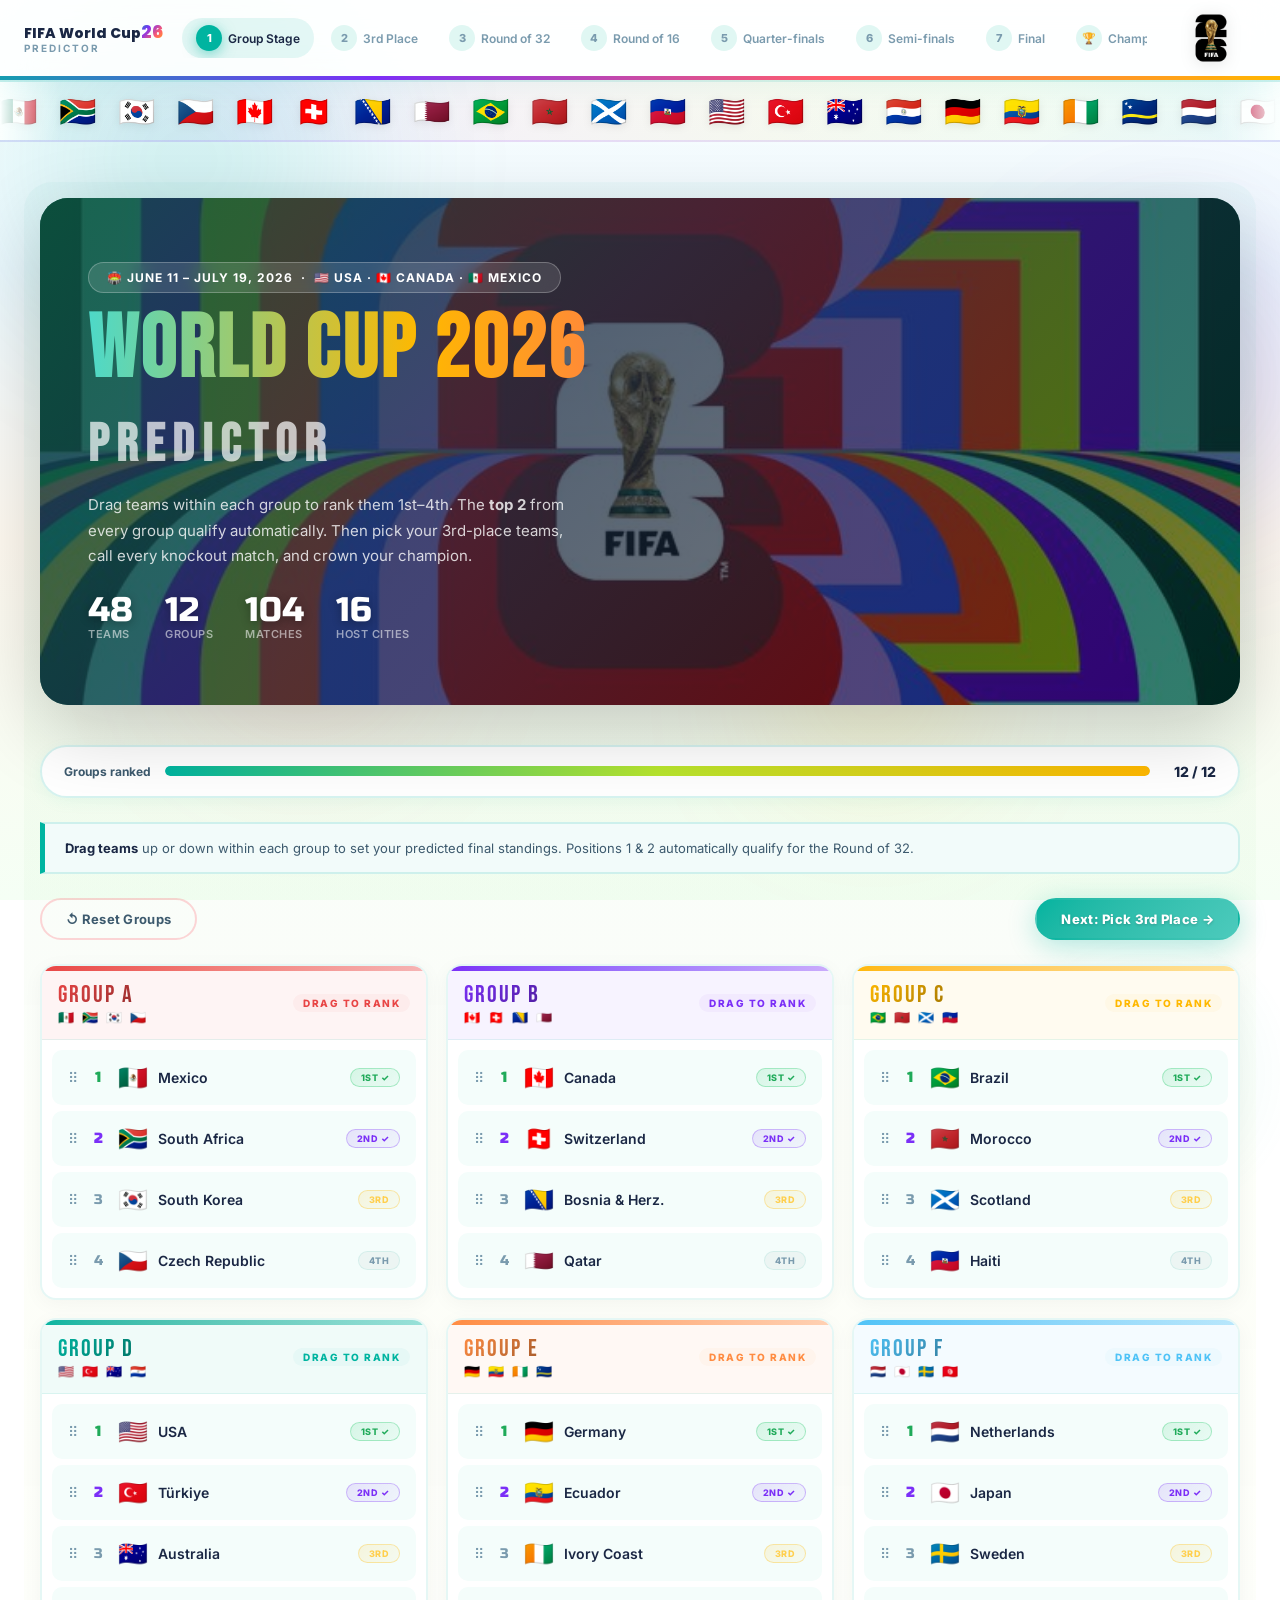
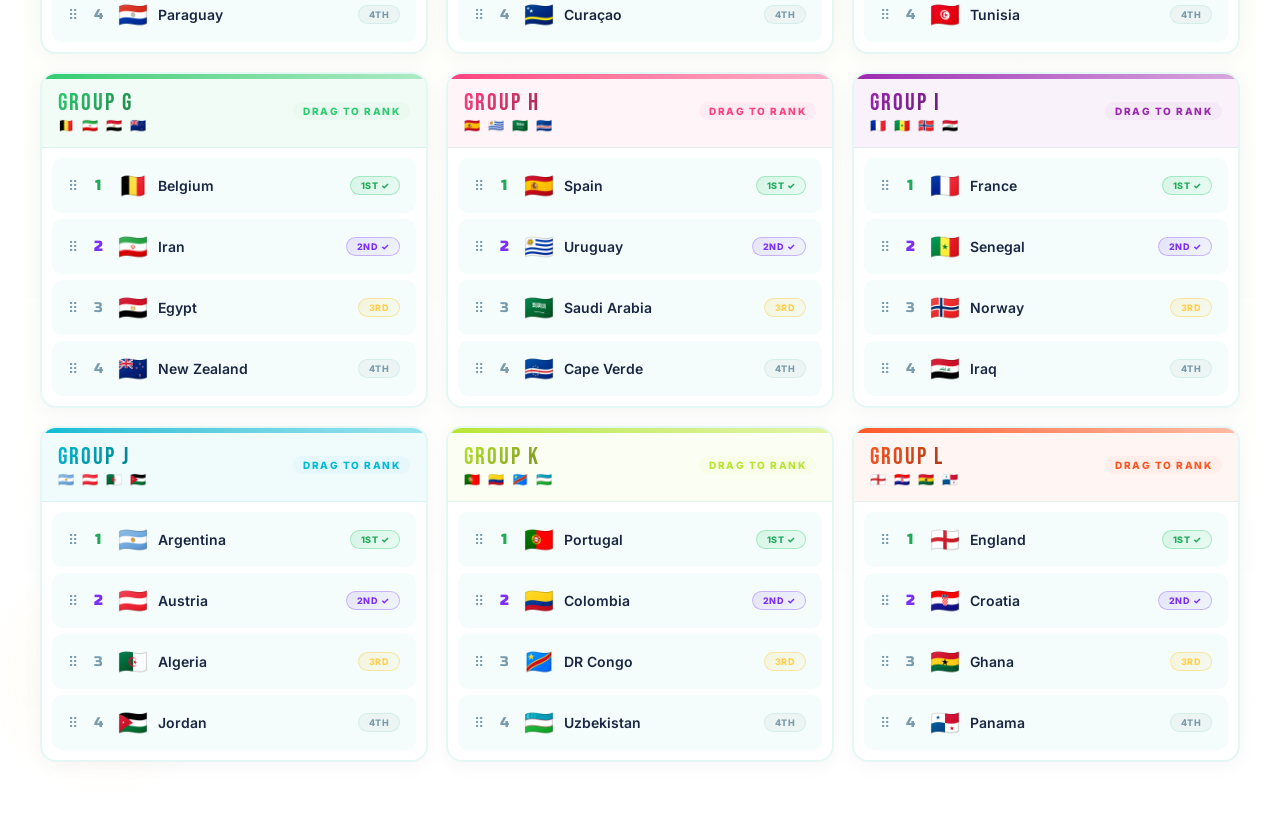
<file: index.html>
<!DOCTYPE html>
<html lang="en">
<head>
  <meta charset="UTF-8">
  <meta name="viewport" content="width=device-width, initial-scale=1.0">
  <title>FIFA World Cup 2026 | Predictor</title>
  <meta name="description" content="Predict your FIFA World Cup 2026 winner. Pick group rankings, select 3rd-place qualifiers, and call every knockout match.">
  <link rel="icon" href="https://img.icons8.com/emoji/48/soccer-ball-emoji.png" type="image/png">
  <link rel="stylesheet" href="style.css">
</head>
<body>

<!-- Animated background decorations -->
<div class="bg-decor" aria-hidden="true">
  <div class="bg-orb orb-1"></div>
  <div class="bg-orb orb-2"></div>
  <div class="bg-orb orb-3"></div>
  <div class="bg-orb orb-4"></div>
  <div class="bg-orb orb-5"></div>
</div>

<!-- ══════════════════════════════════════════════
     HEADER
══════════════════════════════════════════════ -->
<header class="header">
  <div class="header-inner">

    <div class="logo-text-wrap">
      <div class="logo-text">FIFA World Cup<em>26</em></div>
      <div class="logo-sub">Predictor</div>
    </div>

    <nav class="steps-nav" aria-label="Predictor steps">
      <button class="step-btn active" data-step="0" onclick="goTo(0)">
        <span class="step-num">1</span>
        <span class="step-label">Group Stage</span>
      </button>
      <button class="step-btn" data-step="1" onclick="goTo(1)">
        <span class="step-num">2</span>
        <span class="step-label">3rd Place</span>
      </button>
      <button class="step-btn" data-step="2" onclick="goTo(2)">
        <span class="step-num">3</span>
        <span class="step-label">Round of 32</span>
      </button>
      <button class="step-btn" data-step="3" onclick="goTo(3)">
        <span class="step-num">4</span>
        <span class="step-label">Round of 16</span>
      </button>
      <button class="step-btn" data-step="4" onclick="goTo(4)">
        <span class="step-num">5</span>
        <span class="step-label">Quarter-finals</span>
      </button>
      <button class="step-btn" data-step="5" onclick="goTo(5)">
        <span class="step-num">6</span>
        <span class="step-label">Semi-finals</span>
      </button>
      <button class="step-btn" data-step="6" onclick="goTo(6)">
        <span class="step-num">7</span>
        <span class="step-label">Final</span>
      </button>
      <button class="step-btn" data-step="7" onclick="goTo(7)">
        <span class="step-num">🏆</span>
        <span class="step-label">Champion</span>
      </button>
    </nav>

    <img class="header-logo" src="wc2026-logo.png" alt="FIFA World Cup 2026">

  </div>
</header>

<!-- ══════════════════════════════════════════════
     FLAG TICKER
══════════════════════════════════════════════ -->
<div class="flags-ticker" aria-hidden="true">
  <div class="ticker-track" id="ticker-track"></div>
</div>

<!-- ══════════════════════════════════════════════
     MAIN
══════════════════════════════════════════════ -->
<main>

  <!-- ═══ PAGE 0 - GROUP STAGE ═══ -->
  <div id="page-0" class="page active theme-gs">

    <div class="hero">
      <img src="WC26_Branding_Poster.jpeg" alt="" class="hero-bg-img" aria-hidden="true">
      <div class="hero-overlay"></div>
      <div class="hero-content">
        <div class="hero-pill">🏟️ June 11 – July 19, 2026 &nbsp;·&nbsp; 🇺🇸 USA · 🇨🇦 Canada · 🇲🇽 Mexico</div>
        <h1>
          <span class="hl-gradient">WORLD CUP 2026</span><br>
          <span class="hl-sub">PREDICTOR</span>
        </h1>
        <p>
          Drag teams within each group to rank them 1st–4th.
          The <strong>top 2</strong> from every group qualify automatically.
          Then pick your 3rd-place teams, call every knockout match, and crown your champion.
        </p>
        <div class="hero-meta">
          <div class="hero-stat"><div class="num">48</div><div class="lbl">Teams</div></div>
          <div class="hero-stat"><div class="num">12</div><div class="lbl">Groups</div></div>
          <div class="hero-stat"><div class="num">104</div><div class="lbl">Matches</div></div>
          <div class="hero-stat"><div class="num">16</div><div class="lbl">Host Cities</div></div>
        </div>
      </div>
    </div>

    <div class="progress-wrap">
      <span class="progress-label">Groups ranked</span>
      <div class="progress-track"><div class="progress-fill" id="gs-progress" style="width:0%"></div></div>
      <span class="progress-count" id="gs-count">0 / 12</span>
    </div>

    <div class="instr">
      <strong>Drag teams</strong> up or down within each group to set your predicted final standings.
      Positions 1 &amp; 2 automatically qualify for the Round of 32.
    </div>

    <div class="controls">
      <button class="btn danger" onclick="resetGroups()">↺ Reset Groups</button>
      <div class="controls-right">
        <button class="btn primary" onclick="goTo(1)">Next: Pick 3rd Place →</button>
      </div>
    </div>

    <div class="groups-grid" id="groups-grid"></div>

  </div><!-- /page-0 -->


  <!-- ═══ PAGE 1 - 3RD PLACE ═══ -->
  <div id="page-1" class="page theme-3rd">

    <div class="page-header">
      <div class="page-header-left">
        <div class="page-stage-pill">Step 2 · 3rd Place Selection</div>
        <h1>Pick the <em>Best 8</em></h1>
        <p>These 12 teams finished 3rd in their groups. Select exactly <strong>8</strong> to advance to the Round of 32, just like the real tournament's best third-placed rule.</p>
      </div>
      <img src="WC26_Football_Trionda_Icon.jpeg" alt="" class="page-header-img page-header-img--round">
    </div>

    <div class="third-count-bar">
      <span class="third-tally">Selected: <em id="third-count">0</em> / 8</span>
      <div class="progress-track" style="flex:1;max-width:220px">
        <div class="progress-fill" id="third-progress" style="width:0%"></div>
      </div>
      <span class="third-hint">4 teams will be eliminated</span>
    </div>

    <div class="instr">
      <strong>Click a team card</strong> to select or deselect them. Exactly 8 must be chosen before you can proceed.
    </div>

    <div class="controls">
      <button class="btn ghost" onclick="goTo(0)">← Back to Groups</button>
      <div class="controls-right">
        <button class="btn primary" id="btn-proceed-3rd" onclick="goTo(2)" disabled>Next: Round of 32 →</button>
      </div>
    </div>

    <div class="third-grid" id="third-grid"></div>

  </div><!-- /page-1 -->


  <!-- ═══ PAGE 2 - ROUND OF 32 ═══ -->
  <div id="page-2" class="page theme-r32">

    <div class="page-header">
      <div class="page-header-left">
        <div class="page-stage-pill">Step 3 · Round of 32</div>
        <h1>Round <em>of 32</em></h1>
        <p>16 matches. Click a team in each fixture to advance them. Group winners face 3rd-place teams; runners-up face other runners-up, following FIFA's official bracket.</p>
      </div>
      <img src="WC26_Trophy_Flags.jpeg" alt="" class="page-header-img">
    </div>

    <div class="instr"><strong>Click a team</strong> to select them as the match winner and advance them to the Round of 16.</div>

    <div class="controls">
      <button class="btn ghost" onclick="goTo(1)">← Back to 3rd Place</button>
      <div class="controls-right">
        <button class="btn primary" id="btn-proceed-r32" onclick="goTo(3)" disabled>Next: Round of 16 →</button>
      </div>
    </div>

    <div class="ko-layout" id="ko-r32"></div>

  </div><!-- /page-2 -->


  <!-- ═══ PAGE 3 - ROUND OF 16 ═══ -->
  <div id="page-3" class="page theme-r16">

    <div class="page-header">
      <div class="page-header-left">
        <div class="page-stage-pill">Step 4 · Round of 16</div>
        <h1>Round <em>of 16</em></h1>
        <p>8 matches. Click a team in each fixture to advance them to the Quarter-finals.</p>
      </div>
      <img src="WC26_Football_Trionda_Icon.jpeg" alt="" class="page-header-img page-header-img--round">
    </div>

    <div class="instr"><strong>Click a team</strong> to select them as the match winner.</div>

    <div class="controls">
      <button class="btn ghost" onclick="goTo(2)">← Back to R32</button>
      <div class="controls-right">
        <button class="btn primary" id="btn-proceed-r16" onclick="goTo(4)" disabled>Next: Quarter-finals →</button>
      </div>
    </div>

    <div class="ko-layout" id="ko-r16"></div>

  </div><!-- /page-3 -->


  <!-- ═══ PAGE 4 - QUARTER-FINALS ═══ -->
  <div id="page-4" class="page theme-qf">

    <div class="page-header">
      <div class="page-header-left">
        <div class="page-stage-pill">Step 5 · Quarter-finals</div>
        <h1>Quarter <em>Finals</em></h1>
        <p>4 matches. Click a team in each fixture to advance them to the Semi-finals.</p>
      </div>
      <img src="WC26_Trophy_Flags.jpeg" alt="" class="page-header-img">
    </div>

    <div class="instr"><strong>Click a team</strong> to select them as the match winner.</div>

    <div class="controls">
      <button class="btn ghost" onclick="goTo(3)">← Back to R16</button>
      <div class="controls-right">
        <button class="btn primary" id="btn-proceed-qf" onclick="goTo(5)" disabled>Next: Semi-finals →</button>
      </div>
    </div>

    <div class="ko-layout" id="ko-qf"></div>

  </div><!-- /page-4 -->


  <!-- ═══ PAGE 5 - SEMI-FINALS ═══ -->
  <div id="page-5" class="page theme-sf">

    <div class="page-header">
      <div class="page-header-left">
        <div class="page-stage-pill">Step 6 · Semi-finals</div>
        <h1>Semi <em>Finals</em></h1>
        <p>2 matches. Click a team to advance them to the Final.</p>
      </div>
      <img src="WC26_Football_Trionda_Icon.jpeg" alt="" class="page-header-img page-header-img--round">
    </div>

    <div class="instr"><strong>Click a team</strong> to select them as the match winner.</div>

    <div class="controls">
      <button class="btn ghost" onclick="goTo(4)">← Back to QF</button>
      <div class="controls-right">
        <button class="btn primary" id="btn-proceed-sf" onclick="goTo(6)" disabled>Next: The Final →</button>
      </div>
    </div>

    <div class="ko-layout" id="ko-sf"></div>

  </div><!-- /page-5 -->


  <!-- ═══ PAGE 6 - FINAL ═══ -->
  <div id="page-6" class="page theme-final">

    <div class="page-header">
      <div class="page-header-left">
        <div class="page-stage-pill">Step 7 · The Final</div>
        <h1>The <em>Final</em></h1>
        <p>One match. One champion. MetLife Stadium, New Jersey | July 19, 2026.</p>
      </div>
      <img src="WC26_Trophy_Flags.jpeg" alt="" class="page-header-img">
    </div>

    <div class="instr"><strong>Click a team</strong> to crown your World Cup 2026 champion.</div>

    <div class="controls">
      <button class="btn ghost" onclick="goTo(5)">← Back to Semis</button>
      <div class="controls-right">
        <button class="btn primary" id="btn-proceed-final" onclick="goTo(7)" disabled>See Your Champion 🏆</button>
      </div>
    </div>

    <div class="ko-layout" id="ko-final"></div>

  </div><!-- /page-6 -->


  <!-- ═══ PAGE 7 - CHAMPION ═══ -->
  <div id="page-7" class="page theme-final">

    <div class="page-header">
      <div class="page-header-left">
        <div class="page-stage-pill">🏆 Your Prediction</div>
        <h1>Your <em>Champion</em></h1>
      </div>
    </div>

    <div class="champ-outer">
      <div id="champ-wrap"></div>
    </div>

  </div><!-- /page-7 -->

</main>

<!-- Toast notification -->
<div class="toast" id="toast" role="status" aria-live="polite"></div>

<script src="app.js"></script>
</body>
</html>
</file>
<file: style.css>
/* ═══════════════════════════════════════════════════
   FIFA WORLD CUP 2026 PREDICTOR - style.css
   ⚽ FESTIVAL · VIBRANT · COLORFUL · FOOTBALL ⚽
   Official WC2026 brand-inspired: Turquoise, Coral,
   Purple, Lime, Gold - a celebration of diversity
═══════════════════════════════════════════════════ */

@import url('https://fonts.googleapis.com/css2?family=Bebas+Neue&family=Russo+One&family=Inter:wght@300;400;500;600;700;800;900&family=Poppins:wght@400;600;700;800;900&display=swap');

/* ── TOKENS ── */
:root {
  /* Bright, warm base - like a sunny match day */
  --bg:        #FAFFFE;
  --surface:   #ffffff;
  --surface2:  #f4fdfb;
  --surface3:  #e8f9f4;
  --border:    rgba(0,180,160,0.10);
  --border2:   rgba(0,180,160,0.16);
  --border3:   rgba(0,180,160,0.28);

  /* Official WC2026 brand palette */
  --turquoise: #00B4A0;
  --turquoise-light: #4DD9C9;
  --coral:     #FF5E6C;
  --coral-light:#FF8A94;
  --purple:    #7B2FF7;
  --purple-light:#A66FFF;
  --lime:      #B8E62E;
  --lime-dark: #8FBF00;
  --gold:      #FFB800;
  --gold-light:#FFCF4D;
  --navy:      #1A2744;
  --sky:       #4FC3F7;
  --pink:      #FF4081;
  --orange:    #FF8C42;
  --green:     #2ECC71;
  --green-dark:#1FAA59;

  /* Accent per stage */
  --accent-gs:    var(--turquoise);
  --accent-3rd:   var(--orange);
  --accent-r32:   var(--purple);
  --accent-r16:   var(--coral);
  --accent-qf:    var(--sky);
  --accent-sf:    var(--pink);
  --accent-final: var(--gold);

  --text:      #1A2744;
  --text2:     #3D5A6E;
  --muted:     #7A9BAE;

  --font-disp: 'Bebas Neue', sans-serif;
  --font-alt:  'Russo One', sans-serif;
  --font-head: 'Poppins', sans-serif;
  --font-body: 'Inter', sans-serif;
  --r:         16px;
  --r-sm:      10px;
  --r-lg:      28px;

  /* Gradient shortcuts */
  --grad-main: linear-gradient(135deg, #00B4A0, #7B2FF7, #FF5E6C, #FFB800);
  --grad-warm: linear-gradient(135deg, #FF5E6C, #FFB800, #B8E62E);
  --grad-cool: linear-gradient(135deg, #00B4A0, #4FC3F7, #7B2FF7);
  --grad-pitch: linear-gradient(135deg, #1A8D5F, #2E7D32, #4CAF50);
}

/* ── RESET ── */
*, *::before, *::after { box-sizing: border-box; margin: 0; padding: 0; }
html { scroll-behavior: smooth; }
body {
  font-family: var(--font-body);
  background: linear-gradient(180deg, #FAFFFE 0%, #f0f9ff 30%, #fef9f0 60%, #f5fff5 100%);
  background-attachment: fixed;
  color: var(--text);
  min-height: 100vh;
  overflow-x: hidden;
  position: relative;
}

/* ══════════════════════════════════════════════════
   ANIMATED BACKGROUND DECORATIONS
   Floating colorful orbs - festival vibes
══════════════════════════════════════════════════ */
.bg-decor {
  position: fixed;
  inset: 0;
  pointer-events: none;
  z-index: 0;
  overflow: hidden;
}
.bg-orb {
  position: absolute;
  border-radius: 50%;
  filter: blur(70px);
  opacity: 0.5;
  animation: orbFloat 20s ease-in-out infinite;
}
.orb-1 {
  width: 500px; height: 500px;
  background: radial-gradient(circle, rgba(0,180,160,0.4), transparent 70%);
  top: -10%; left: -5%;
  animation-delay: 0s;
}
.orb-2 {
  width: 400px; height: 400px;
  background: radial-gradient(circle, rgba(123,47,247,0.35), transparent 70%);
  top: 20%; right: -8%;
  animation-delay: -5s;
  animation-duration: 25s;
}
.orb-3 {
  width: 350px; height: 350px;
  background: radial-gradient(circle, rgba(255,94,108,0.3), transparent 70%);
  bottom: 10%; left: 10%;
  animation-delay: -10s;
  animation-duration: 22s;
}
.orb-4 {
  width: 300px; height: 300px;
  background: radial-gradient(circle, rgba(255,184,0,0.35), transparent 70%);
  top: 60%; right: 20%;
  animation-delay: -15s;
  animation-duration: 28s;
}
.orb-5 {
  width: 250px; height: 250px;
  background: radial-gradient(circle, rgba(184,230,46,0.3), transparent 70%);
  top: 40%; left: 40%;
  animation-delay: -8s;
  animation-duration: 18s;
}
@keyframes orbFloat {
  0%, 100% { transform: translate(0, 0) scale(1); }
  25% { transform: translate(30px, -40px) scale(1.1); }
  50% { transform: translate(-20px, 30px) scale(0.95); }
  75% { transform: translate(40px, 20px) scale(1.05); }
}

main, header { position: relative; z-index: 1; }

::-webkit-scrollbar { width: 6px; height: 6px; }
::-webkit-scrollbar-track { background: var(--bg); }
::-webkit-scrollbar-thumb { background: var(--turquoise); border-radius: 3px; }

/* ══════════════════════════════════════════════════
   HEADER - Rainbow gradient border, glass effect
══════════════════════════════════════════════════ */
.header {
  background: rgba(255,255,255,0.85);
  backdrop-filter: blur(20px);
  -webkit-backdrop-filter: blur(20px);
  border-bottom: 4px solid transparent;
  border-image: var(--grad-main) 1;
  position: sticky;
  top: 0;
  z-index: 500;
  box-shadow: 0 4px 30px rgba(0,180,160,0.08);
}

.header-inner {
  max-width: 1440px;
  margin: 0 auto;
  display: flex;
  align-items: center;
  gap: 1.2rem;
  padding: 0 1.5rem;
  height: 76px;
}

/* Logo - text on left */
.logo-text-wrap {
  flex-shrink: 0;
}
.logo-text {
  font-family: var(--font-head);
  font-size: 14px;
  font-weight: 800;
  color: var(--navy);
  line-height: 1.1;
}
.logo-text em {
  background: var(--grad-main);
  -webkit-background-clip: text;
  -webkit-text-fill-color: transparent;
  background-clip: text;
  font-style: normal;
  font-size: 18px;
}
.logo-sub {
  font-size: 10px;
  font-weight: 700;
  color: var(--muted);
  text-transform: uppercase;
  letter-spacing: 2px;
}

/* Official logo - top right corner, BIGGER */
.header-logo {
  width: 90px;
  height: auto;
  object-fit: contain;
  flex-shrink: 0;
  filter: drop-shadow(0 2px 8px rgba(0,0,0,0.1));
}

/* Step nav */
.steps-nav {
  display: flex;
  gap: 3px;
  flex: 1;
  overflow-x: auto;
  scrollbar-width: none;
  -ms-overflow-style: none;
}
.steps-nav::-webkit-scrollbar { display: none; }

.step-btn {
  display: flex;
  align-items: center;
  gap: 6px;
  padding: 7px 14px;
  border-radius: 30px;
  border: none;
  background: none;
  color: var(--muted);
  font-family: var(--font-body);
  font-size: 12px;
  font-weight: 600;
  cursor: pointer;
  white-space: nowrap;
  transition: all .2s;
}
.step-btn:hover { color: var(--text); background: rgba(0,180,160,0.08); }
.step-btn.active { color: var(--text); background: rgba(0,180,160,0.1); }

.step-num {
  width: 26px; height: 26px;
  border-radius: 50%;
  display: flex; align-items: center; justify-content: center;
  font-size: 11px; font-weight: 800;
  background: #e0f7f3;
  color: var(--muted);
  flex-shrink: 0;
  transition: all .2s;
}

.step-btn[data-step="0"].active .step-num { background: var(--turquoise); color:#fff; box-shadow: 0 3px 14px rgba(0,180,160,.5); }
.step-btn[data-step="1"].active .step-num { background: var(--orange); color:#fff; box-shadow: 0 3px 14px rgba(255,140,66,.5); }
.step-btn[data-step="2"].active .step-num { background: var(--purple); color:#fff; box-shadow: 0 3px 14px rgba(123,47,247,.5); }
.step-btn[data-step="3"].active .step-num { background: var(--coral); color:#fff; box-shadow: 0 3px 14px rgba(255,94,108,.5); }
.step-btn[data-step="4"].active .step-num { background: var(--sky); color:#fff; box-shadow: 0 3px 14px rgba(79,195,247,.5); }
.step-btn[data-step="5"].active .step-num { background: var(--pink); color:#fff; box-shadow: 0 3px 14px rgba(255,64,129,.5); }
.step-btn[data-step="6"].active .step-num { background: linear-gradient(135deg,var(--gold),var(--orange)); color:#fff; box-shadow: 0 3px 16px rgba(255,184,0,.6); }
.step-btn[data-step="7"].active .step-num { background: linear-gradient(135deg,var(--gold),var(--coral)); color:#fff; box-shadow: 0 3px 16px rgba(255,140,0,.7); }

/* ══════════════════════════════════════════════════
   FLAGS TICKER - Fully visible, festive parade
══════════════════════════════════════════════════ */
.flags-ticker {
  overflow: hidden;
  padding: 14px 0;
  background: linear-gradient(90deg,
    rgba(0,180,160,0.06),
    rgba(123,47,247,0.06),
    rgba(255,94,108,0.06),
    rgba(255,184,0,0.06),
    rgba(184,230,46,0.06),
    rgba(0,180,160,0.06)
  );
  border-top: 2px solid rgba(0,180,160,0.12);
  border-bottom: 2px solid rgba(123,47,247,0.12);
  position: relative;
  z-index: 1;
}
.flags-ticker::before,
.flags-ticker::after {
  content: '';
  position: absolute;
  top: 0; bottom: 0;
  width: 60px;
  z-index: 2;
}
.flags-ticker::before { left: 0; background: linear-gradient(90deg, var(--bg), transparent); }
.flags-ticker::after  { right: 0; background: linear-gradient(-90deg, var(--bg), transparent); }

.ticker-track {
  display: flex;
  gap: 22px;
  animation: tickerScroll 22s linear infinite;
  width: max-content;
  align-items: center;
}
.ticker-track:hover { animation-play-state: paused; }

@keyframes tickerScroll {
  from { transform: translateX(0); }
  to   { transform: translateX(-50%); }
}
.ticker-flag {
  font-size: 30px;
  line-height: 1;
  filter: drop-shadow(0 2px 4px rgba(0,0,0,0.08));
  transition: transform .2s;
}
.ticker-flag:hover { transform: scale(1.3); }

/* ══════════════════════════════════════════════════
   MAIN LAYOUT
══════════════════════════════════════════════════ */
main { max-width: 1440px; margin: 0 auto; padding: 2.5rem 1.5rem; }
.page { display: none; }
.page.active { display: block; animation: fadeUp .4s ease; }

@keyframes fadeUp {
  from { opacity: 0; transform: translateY(14px); }
  to   { opacity: 1; transform: translateY(0); }
}

/* ══════════════════════════════════════════════════
   HERO BANNER - Full-bleed branding poster background
══════════════════════════════════════════════════ */
.hero {
  position: relative;
  border-radius: var(--r-lg);
  overflow: hidden;
  margin-bottom: 2.5rem;
  padding: 4rem 3rem;
  min-height: 400px;
  display: flex;
  align-items: center;
  box-shadow:
    0 24px 80px rgba(0,0,0,0.2),
    0 0 0 1px rgba(255,255,255,0.1) inset;
}
/* Background image - the branding poster */
.hero-bg-img {
  position: absolute;
  inset: 0;
  width: 100%;
  height: 100%;
  object-fit: cover;
  object-position: center;
  z-index: 0;
}
/* Dark gradient overlay so text is readable */
.hero-overlay {
  position: absolute;
  inset: 0;
  z-index: 1;
  background:
    linear-gradient(135deg,
      rgba(13,79,60,0.88) 0%,
      rgba(26,45,68,0.75) 40%,
      rgba(0,0,0,0.5) 100%
    );
}

.hero-content { position: relative; z-index: 2; max-width: 600px; }

/* Page header images */
.page-header-img {
  width: 100px;
  height: auto;
  max-height: 120px;
  object-fit: contain;
  border-radius: 12px;
  flex-shrink: 0;
  filter: drop-shadow(0 4px 16px rgba(0,0,0,0.12));
  animation: emblemFloat 5s ease-in-out infinite;
}
.page-header-img--round {
  border-radius: 50%;
  width: 90px;
  height: 90px;
  object-fit: cover;
}
@keyframes emblemFloat {
  0%, 100% { transform: translateY(0); }
  50% { transform: translateY(-6px); }
}

.hero-pill {
  display: inline-flex;
  align-items: center;
  gap: 6px;
  background: rgba(255,255,255,0.12);
  backdrop-filter: blur(10px);
  border: 1px solid rgba(255,255,255,0.25);
  border-radius: 30px;
  padding: 7px 18px;
  font-size: 12px;
  font-weight: 700;
  color: #fff;
  letter-spacing: 1px;
  text-transform: uppercase;
  margin-bottom: 1rem;
}
.hero h1 {
  font-family: var(--font-disp);
  font-size: clamp(48px, 7vw, 88px);
  letter-spacing: 3px;
  line-height: 0.95;
  margin-bottom: 1rem;
  color: #fff;
}
.hl-gradient {
  background: linear-gradient(90deg, #4DD9C9, #FFB800, #FF5E6C, #A66FFF);
  -webkit-background-clip: text;
  -webkit-text-fill-color: transparent;
  background-clip: text;
  background-size: 200% 100%;
  animation: gradientShift 4s ease-in-out infinite alternate;
}
@keyframes gradientShift {
  from { background-position: 0% 50%; }
  to   { background-position: 100% 50%; }
}
.hl-sub {
  color: rgba(255,255,255,0.7);
  font-size: 0.6em;
  letter-spacing: 8px;
}
.hero p {
  color: rgba(255,255,255,0.8);
  font-size: 15px;
  line-height: 1.7;
  max-width: 500px;
  margin-bottom: 1.5rem;
}
.hero-meta {
  display: flex;
  gap: 2rem;
  flex-wrap: wrap;
}
.hero-stat .num {
  font-family: var(--font-alt);
  font-size: 34px;
  line-height: 1;
  color: #fff;
  text-shadow: 0 2px 10px rgba(0,0,0,0.3);
}
.hero-stat .lbl {
  font-size: 11px;
  color: rgba(255,255,255,0.55);
  letter-spacing: .5px;
  text-transform: uppercase;
  font-weight: 600;
}

/* Responsive: hide emblem on mobile */

/* ══════════════════════════════════════════════════
   PAGE HEADERS
══════════════════════════════════════════════════ */
.page-header {
  padding: 2rem 0 1.5rem;
  border-bottom: 3px solid transparent;
  border-image: linear-gradient(90deg, var(--stagecolor, var(--turquoise)), transparent) 1;
  margin-bottom: 2rem;
  display: flex;
  align-items: flex-end;
  justify-content: space-between;
  gap: 1rem;
  flex-wrap: wrap;
}
.page-header-left { flex: 1; }
.page-stage-pill {
  display: inline-flex;
  align-items: center;
  gap: 6px;
  border-radius: 30px;
  padding: 5px 16px;
  font-size: 10px;
  font-weight: 800;
  letter-spacing: 2px;
  text-transform: uppercase;
  margin-bottom: 10px;
  border: 2px solid;
}
.page-header h1 {
  font-family: var(--font-disp);
  font-size: clamp(42px, 6vw, 72px);
  letter-spacing: 3px;
  line-height: 1;
  color: var(--navy);
}
.page-header p {
  font-size: 14px;
  color: var(--text2);
  max-width: 540px;
  line-height: 1.65;
  margin-top: 8px;
}

/* stage color theming */
.theme-gs     { --stagecolor: var(--turquoise); }
.theme-3rd    { --stagecolor: var(--orange); }
.theme-r32    { --stagecolor: var(--purple); }
.theme-r16    { --stagecolor: var(--coral); }
.theme-qf     { --stagecolor: var(--sky); }
.theme-sf     { --stagecolor: var(--pink); }
.theme-final  { --stagecolor: var(--gold); }

/* Each page gets a subtle colorful gradient background */
.theme-gs {
  background: linear-gradient(180deg, rgba(0,180,160,0.04) 0%, rgba(184,230,46,0.03) 50%, transparent 100%);
  border-radius: var(--r-lg);
  padding: 1rem;
}
.theme-3rd {
  background: linear-gradient(180deg, rgba(255,140,66,0.05) 0%, rgba(255,184,0,0.03) 50%, transparent 100%);
  border-radius: var(--r-lg);
  padding: 1rem;
}
.theme-r32 {
  background: linear-gradient(180deg, rgba(123,47,247,0.04) 0%, rgba(79,195,247,0.03) 50%, transparent 100%);
  border-radius: var(--r-lg);
  padding: 1rem;
}
.theme-r16 {
  background: linear-gradient(180deg, rgba(255,94,108,0.04) 0%, rgba(255,140,66,0.03) 50%, transparent 100%);
  border-radius: var(--r-lg);
  padding: 1rem;
}
.theme-qf {
  background: linear-gradient(180deg, rgba(79,195,247,0.05) 0%, rgba(0,180,160,0.03) 50%, transparent 100%);
  border-radius: var(--r-lg);
  padding: 1rem;
}
.theme-sf {
  background: linear-gradient(180deg, rgba(255,64,129,0.04) 0%, rgba(123,47,247,0.03) 50%, transparent 100%);
  border-radius: var(--r-lg);
  padding: 1rem;
}
.theme-final {
  background: linear-gradient(180deg, rgba(255,184,0,0.06) 0%, rgba(255,94,108,0.03) 50%, transparent 100%);
  border-radius: var(--r-lg);
  padding: 1rem;
}

.page-stage-pill {
  background: color-mix(in srgb, var(--stagecolor) 8%, white);
  border-color: color-mix(in srgb, var(--stagecolor) 40%, transparent);
  color: var(--stagecolor);
}
.page-header h1 em {
  background: linear-gradient(135deg, var(--stagecolor), color-mix(in srgb, var(--stagecolor) 60%, white));
  -webkit-background-clip: text;
  -webkit-text-fill-color: transparent;
  background-clip: text;
  font-style: normal;
}

/* ══════════════════════════════════════════════════
   CONTROLS & BUTTONS - Pill-shaped, gradient-filled
══════════════════════════════════════════════════ */
.controls {
  display: flex;
  align-items: center;
  gap: 10px;
  margin-bottom: 1.5rem;
  flex-wrap: wrap;
}
.controls-right { margin-left: auto; display: flex; gap: 8px; }

.btn {
  font-family: var(--font-body);
  font-size: 13px;
  font-weight: 700;
  padding: 11px 24px;
  border-radius: 30px;
  border: 2px solid var(--border2);
  background: var(--surface);
  color: var(--text);
  cursor: pointer;
  transition: all .22s;
  display: inline-flex;
  align-items: center;
  gap: 7px;
  white-space: nowrap;
  letter-spacing: .3px;
}
.btn:hover {
  border-color: var(--turquoise);
  transform: translateY(-2px);
  box-shadow: 0 6px 20px rgba(0,180,160,0.15);
}
.btn.primary {
  background: linear-gradient(135deg, var(--stagecolor, var(--turquoise)), color-mix(in srgb, var(--stagecolor, var(--turquoise)) 70%, white));
  color: #fff;
  border-color: transparent;
  font-weight: 800;
  box-shadow: 0 6px 28px color-mix(in srgb, var(--stagecolor, var(--turquoise)) 30%, transparent);
  text-shadow: 0 1px 3px rgba(0,0,0,0.2);
}
.btn.primary:hover {
  transform: translateY(-3px) scale(1.02);
  box-shadow: 0 10px 40px color-mix(in srgb, var(--stagecolor, var(--turquoise)) 45%, transparent);
}
.btn.primary:disabled {
  opacity: 0.4;
  cursor: not-allowed;
  transform: none;
  box-shadow: none;
}
.btn.ghost { background: transparent; border-color: var(--border2); }
.btn.ghost:hover { background: var(--surface2); border-color: var(--turquoise); }
.btn.danger { background: transparent; border-color: rgba(255,94,108,.25); color: var(--text2); }
.btn.danger:hover { border-color: var(--coral); color: var(--coral); background: rgba(255,94,108,.05); }

/* ══════════════════════════════════════════════════
   PROGRESS BAR - Gradient fill
══════════════════════════════════════════════════ */
.progress-wrap {
  background: var(--surface);
  border: 2px solid var(--border2);
  border-radius: var(--r-lg);
  padding: 16px 22px;
  margin-bottom: 1.5rem;
  display: flex;
  align-items: center;
  gap: 14px;
  box-shadow: 0 4px 16px rgba(0,180,160,0.06);
}
.progress-label { font-size: 12px; font-weight: 700; color: var(--text2); white-space: nowrap; }
.progress-track {
  flex: 1;
  height: 10px;
  background: #e0f7f3;
  border-radius: 5px;
  overflow: hidden;
}
.progress-fill {
  height: 100%;
  border-radius: 5px;
  background: linear-gradient(90deg, var(--turquoise), var(--lime), var(--gold));
  transition: width .5s cubic-bezier(.4,0,.2,1);
  box-shadow: 0 0 14px rgba(0,180,160,0.4);
}
.progress-count { font-size: 14px; font-weight: 800; color: var(--text); white-space: nowrap; min-width: 52px; text-align: right; }

/* ══════════════════════════════════════════════════
   INSTRUCTION BANNER
══════════════════════════════════════════════════ */
.instr {
  background: color-mix(in srgb, var(--stagecolor, var(--turquoise)) 5%, white);
  border: 2px solid color-mix(in srgb, var(--stagecolor, var(--turquoise)) 15%, transparent);
  border-left: 5px solid var(--stagecolor, var(--turquoise));
  border-radius: 0 var(--r) var(--r) 0;
  padding: 14px 20px;
  font-size: 13px;
  color: var(--text2);
  margin-bottom: 1.5rem;
  line-height: 1.6;
}
.instr strong { color: var(--text); font-weight: 700; }

/* ══════════════════════════════════════════════════
   GROUP STAGE - CARDS (Each group = unique color)
══════════════════════════════════════════════════ */
.groups-grid {
  display: grid;
  grid-template-columns: repeat(auto-fill, minmax(300px, 1fr));
  gap: 18px;
  position: relative;
}
/* Subtle decorative gradient behind the grid */
.groups-grid::before {
  content: '';
  position: absolute;
  top: -40px;
  right: -60px;
  width: 300px;
  height: 300px;
  background: radial-gradient(circle, rgba(0,180,160,0.08), transparent 70%);
  border-radius: 50%;
  pointer-events: none;
  z-index: -1;
}
.groups-grid::after {
  content: '';
  position: absolute;
  bottom: -40px;
  left: -60px;
  width: 250px;
  height: 250px;
  background: radial-gradient(circle, rgba(255,184,0,0.07), transparent 70%);
  border-radius: 50%;
  pointer-events: none;
  z-index: -1;
}

.group-card {
  background: var(--surface);
  border: 2px solid var(--border);
  border-radius: var(--r);
  overflow: hidden;
  transition: all .28s cubic-bezier(.4,0,.2,1);
  position: relative;
  box-shadow: 0 4px 20px rgba(0,0,0,0.04);
}
/* Colorful top gradient bar */
.group-card::before {
  content: '';
  position: absolute;
  top: 0; left: 0; right: 0;
  height: 5px;
  background: linear-gradient(90deg, var(--gc-color, var(--turquoise)), color-mix(in srgb, var(--gc-color, var(--turquoise)) 40%, white));
}
.group-card:hover {
  border-color: color-mix(in srgb, var(--gc-color, var(--turquoise)) 50%, transparent);
  transform: translateY(-4px) scale(1.01);
  box-shadow: 0 16px 48px color-mix(in srgb, var(--gc-color, var(--turquoise)) 18%, transparent);
}

/* Unique vibrant color per group - like a rainbow */
.group-card[data-group="A"] { --gc-color: #E84545; }
.group-card[data-group="B"] { --gc-color: #7B2FF7; }
.group-card[data-group="C"] { --gc-color: #FFB800; }
.group-card[data-group="D"] { --gc-color: #00B4A0; }
.group-card[data-group="E"] { --gc-color: #FF8C42; }
.group-card[data-group="F"] { --gc-color: #4FC3F7; }
.group-card[data-group="G"] { --gc-color: #2ECC71; }
.group-card[data-group="H"] { --gc-color: #FF4081; }
.group-card[data-group="I"] { --gc-color: #9C27B0; }
.group-card[data-group="J"] { --gc-color: #00BCD4; }
.group-card[data-group="K"] { --gc-color: #B8E62E; }
.group-card[data-group="L"] { --gc-color: #FF5722; }

.gc-header {
  background: color-mix(in srgb, var(--gc-color, var(--turquoise)) 6%, white);
  padding: 14px 16px;
  display: flex;
  align-items: center;
  justify-content: space-between;
  border-bottom: 1px solid var(--border);
}
.gc-label {
  font-family: var(--font-disp);
  font-size: 24px;
  letter-spacing: 2px;
  background: linear-gradient(135deg, var(--gc-color), color-mix(in srgb, var(--gc-color) 60%, #000));
  -webkit-background-clip: text;
  -webkit-text-fill-color: transparent;
  background-clip: text;
}
.gc-sublabel {
  font-size: 13px;
  letter-spacing: 2px;
}
.gc-status {
  font-size: 10px;
  font-weight: 800;
  color: var(--gc-color);
  text-transform: uppercase;
  letter-spacing: 1.5px;
  background: color-mix(in srgb, var(--gc-color) 10%, white);
  padding: 3px 10px;
  border-radius: 20px;
}

/* Team rows */
.gc-teams { padding: 10px; display: flex; flex-direction: column; gap: 6px; }

.team-row {
  display: flex;
  align-items: center;
  gap: 10px;
  padding: 11px 14px;
  background: var(--surface2);
  border: 2px solid transparent;
  border-radius: var(--r-sm);
  cursor: grab;
  user-select: none;
  transition: all .2s;
}
.team-row:hover {
  background: color-mix(in srgb, var(--gc-color, var(--turquoise)) 5%, white);
  border-color: color-mix(in srgb, var(--gc-color, var(--turquoise)) 25%, transparent);
  transform: scale(1.02);
}
.team-row.drag-over {
  border-color: var(--gc-color, var(--turquoise));
  background: color-mix(in srgb, var(--gc-color, var(--turquoise)) 10%, white);
  box-shadow: 0 0 0 4px color-mix(in srgb, var(--gc-color, var(--turquoise)) 12%, transparent);
}
.team-row.dragging { opacity: .3; cursor: grabbing; }

.drag-handle { color: var(--muted); font-size: 14px; cursor: grab; flex-shrink: 0; }
.t-pos {
  font-family: var(--font-alt);
  font-size: 14px;
  width: 20px;
  text-align: center;
  flex-shrink: 0;
  color: var(--muted);
}
.team-row:nth-child(1) .t-pos { color: var(--green-dark); font-weight: 700; }
.team-row:nth-child(2) .t-pos { color: var(--purple); font-weight: 700; }

.t-flag { font-size: 24px; flex-shrink: 0; }
.t-name { font-size: 14px; font-weight: 600; color: var(--text); flex: 1; min-width: 0; overflow: hidden; text-overflow: ellipsis; white-space: nowrap; }

.t-badge {
  font-size: 9px;
  font-weight: 800;
  padding: 3px 10px;
  border-radius: 20px;
  letter-spacing: .5px;
  text-transform: uppercase;
  flex-shrink: 0;
}
.badge-q1  { background: linear-gradient(135deg, rgba(46,204,113,.15), rgba(46,204,113,.05)); color: var(--green-dark); border: 1.5px solid rgba(46,204,113,.35); }
.badge-q2  { background: linear-gradient(135deg, rgba(123,47,247,.12), rgba(123,47,247,.04)); color: var(--purple); border: 1.5px solid rgba(123,47,247,.3); }
.badge-3   { background: linear-gradient(135deg, rgba(255,184,0,.12), rgba(255,184,0,.04)); color: var(--gold-light); border: 1.5px solid rgba(255,184,0,.3); }
.badge-out { background: rgba(0,0,0,.03); color: var(--muted); border: 1.5px solid var(--border); }

/* ══════════════════════════════════════════════════
   3RD PLACE PAGE
══════════════════════════════════════════════════ */
.third-count-bar {
  background: var(--surface);
  border: 2px solid var(--border2);
  border-radius: var(--r-lg);
  padding: 14px 22px;
  display: flex;
  align-items: center;
  gap: 14px;
  margin-bottom: 1.5rem;
  box-shadow: 0 4px 16px rgba(0,0,0,0.04);
}
.third-tally { font-size: 14px; font-weight: 700; color: var(--text); white-space: nowrap; }
.third-tally em { color: var(--orange); font-style: normal; font-family: var(--font-alt); font-size: 20px; }
.third-hint { font-size: 12px; color: var(--muted); font-weight: 600; }

.third-grid {
  display: grid;
  grid-template-columns: repeat(auto-fill, minmax(270px, 1fr));
  gap: 14px;
}

.third-card {
  background: var(--surface);
  border: 2px solid var(--border);
  border-radius: var(--r);
  padding: 18px 20px;
  display: flex;
  align-items: center;
  gap: 14px;
  cursor: pointer;
  transition: all .22s;
  position: relative;
  overflow: hidden;
}
.third-card::before {
  content: '';
  position: absolute;
  top: 0; left: 0; right: 0;
  height: 3px;
  background: linear-gradient(90deg, var(--orange), var(--gold));
  opacity: 0;
  transition: opacity .2s;
}
.third-card:hover {
  border-color: var(--orange);
  transform: translateY(-3px);
  box-shadow: 0 10px 30px rgba(255,140,66,0.15);
}
.third-card:hover::before { opacity: 1; }
.third-card.selected {
  border-color: var(--orange);
  background: linear-gradient(135deg, rgba(255,140,66,0.05), rgba(255,184,0,0.05));
  box-shadow: 0 6px 24px rgba(255,140,66,0.2);
}
.third-card.selected::before { opacity: 1; }
.third-card.disabled { opacity: .35; pointer-events: none; }

.tc-flag { font-size: 36px; flex-shrink: 0; position: relative; z-index: 1; }
.tc-info { flex: 1; min-width: 0; position: relative; z-index: 1; }
.tc-name { font-size: 15px; font-weight: 700; color: var(--text); margin-bottom: 3px; }
.tc-sub  { font-size: 11px; color: var(--muted); font-weight: 600; }
.tc-check {
  width: 30px; height: 30px;
  border-radius: 50%;
  border: 2px solid var(--border2);
  display: flex; align-items: center; justify-content: center;
  flex-shrink: 0;
  transition: all .2s;
  font-size: 14px;
  font-weight: 700;
  position: relative; z-index: 1;
  color: transparent;
}
.third-card.selected .tc-check {
  background: linear-gradient(135deg, var(--orange), var(--gold));
  border-color: transparent;
  color: #fff;
  box-shadow: 0 4px 14px rgba(255,140,66,.5);
}

/* ══════════════════════════════════════════════════
   KNOCKOUT ROUNDS
══════════════════════════════════════════════════ */
.ko-layout {
  display: flex;
  gap: 20px;
  overflow-x: auto;
  padding-bottom: 1rem;
  align-items: flex-start;
}

.ko-col { flex-shrink: 0; }

.ko-round-title {
  font-size: 10px;
  font-weight: 800;
  letter-spacing: 2.5px;
  color: var(--stagecolor, var(--purple));
  text-transform: uppercase;
  margin-bottom: 12px;
  padding: 0 2px;
  white-space: nowrap;
}

.ko-matches { display: flex; flex-direction: column; gap: 10px; }

.ko-match {
  background: var(--surface);
  border: 2px solid var(--border);
  border-radius: var(--r);
  overflow: hidden;
  width: 230px;
  transition: all .22s;
  box-shadow: 0 3px 12px rgba(0,0,0,0.04);
}
.ko-match:hover {
  border-color: color-mix(in srgb, var(--stagecolor, var(--purple)) 40%, transparent);
  box-shadow: 0 8px 28px color-mix(in srgb, var(--stagecolor, var(--purple)) 12%, transparent);
  transform: translateY(-2px);
}
.ko-match-label {
  padding: 7px 14px 5px;
  font-size: 9px;
  font-weight: 800;
  letter-spacing: 1.5px;
  color: var(--stagecolor, var(--purple));
  text-transform: uppercase;
  background: color-mix(in srgb, var(--stagecolor, var(--purple)) 5%, white);
  border-bottom: 1px solid var(--border);
}

.ko-team {
  display: flex;
  align-items: center;
  gap: 9px;
  padding: 11px 14px;
  cursor: pointer;
  transition: all .18s;
  font-size: 13px;
  font-weight: 500;
  color: var(--text2);
  min-width: 0;
  border-bottom: 1px solid var(--border);
  position: relative;
}
.ko-team:last-of-type { border-bottom: none; }

.ko-team::before {
  content: '';
  position: absolute;
  left: 0; top: 0; bottom: 0;
  width: 4px;
  background: linear-gradient(180deg, var(--stagecolor, var(--purple)), color-mix(in srgb, var(--stagecolor) 50%, white));
  opacity: 0;
  transition: opacity .18s;
  border-radius: 0 3px 3px 0;
}
.ko-team:hover:not(.tbd) {
  background: color-mix(in srgb, var(--stagecolor, var(--purple)) 5%, white);
  color: var(--text);
}
.ko-team:hover:not(.tbd)::before { opacity: .5; }

.ko-team.winner {
  background: color-mix(in srgb, var(--stagecolor, var(--purple)) 8%, white);
  color: var(--stagecolor, var(--purple));
  font-weight: 700;
}
.ko-team.winner::before { opacity: 1; }
.ko-team.loser { opacity: .28; }
.ko-team.tbd { cursor: default; color: var(--muted); font-style: italic; pointer-events: none; }

.ko-flag { font-size: 20px; flex-shrink: 0; }
.ko-name { flex: 1; overflow: hidden; text-overflow: ellipsis; white-space: nowrap; }
.ko-tick { font-size: 14px; margin-left: auto; flex-shrink: 0; color: var(--stagecolor, var(--purple)); font-weight: 800; }
.ko-spacer { height: 12px; }

/* ══════════════════════════════════════════════════
   CHAMPION PAGE - Full celebration mode
══════════════════════════════════════════════════ */
.champ-outer {
  max-width: 740px;
  margin: 0 auto;
}

.trophy-hero {
  position: relative;
  border-radius: var(--r-lg);
  overflow: hidden;
  padding: 4.5rem 2rem;
  text-align: center;
  margin-bottom: 1.5rem;
  background:
    linear-gradient(135deg,
      #0D4F3C 0%,
      #1A7D5A 20%,
      #FFB800 50%,
      #FF5E6C 80%,
      #7B2FF7 100%
    );
  box-shadow: 0 24px 80px rgba(255,184,0,0.25);
}
.trophy-hero::before {
  content: '';
  position: absolute;
  inset: 0;
  background:
    radial-gradient(ellipse 80% 60% at 50% 0%, rgba(255,255,255,0.3) 0%, transparent 50%),
    radial-gradient(ellipse 60% 40% at 20% 100%, rgba(255,255,255,0.15) 0%, transparent 50%),
    radial-gradient(ellipse 50% 40% at 80% 100%, rgba(255,255,255,0.1) 0%, transparent 50%);
  pointer-events: none;
}
.trophy-confetti {
  position: absolute;
  inset: 0;
  overflow: hidden;
  pointer-events: none;
}
.confetti-piece {
  position: absolute;
  width: 10px; height: 10px;
  border-radius: 2px;
  animation: confettiFall linear infinite;
  opacity: 0;
}
@keyframes confettiFall {
  0%   { transform: translateY(-20px) rotate(0deg); opacity: 1; }
  100% { transform: translateY(110%) rotate(720deg); opacity: 0; }
}

.trophy-content { position: relative; z-index: 2; }
.trophy-icon {
  font-size: 88px;
  display: block;
  margin-bottom: 1rem;
  filter: drop-shadow(0 6px 24px rgba(255,184,0,.6));
  animation: trophySpin 4s ease-in-out infinite;
}
@keyframes trophySpin {
  0%, 100% { transform: rotate(-3deg) scale(1); }
  50% { transform: rotate(3deg) scale(1.05); }
}
.trophy-eyebrow {
  font-size: 12px;
  font-weight: 800;
  letter-spacing: 4px;
  color: #fff;
  text-transform: uppercase;
  margin-bottom: 14px;
  text-shadow: 0 2px 6px rgba(0,0,0,0.3);
}
.trophy-flag {
  font-size: 96px;
  display: block;
  margin: 14px 0;
  filter: drop-shadow(0 8px 24px rgba(0,0,0,.3));
}
.trophy-name {
  font-family: var(--font-disp);
  font-size: clamp(50px, 8vw, 84px);
  letter-spacing: 4px;
  color: #fff;
  line-height: 1;
  margin-bottom: 8px;
  text-shadow: 0 4px 20px rgba(0,0,0,0.3);
}
.trophy-subtitle { font-size: 14px; color: rgba(255,255,255,0.85); font-weight: 500; }
.trophy-empty { color: rgba(255,255,255,0.85); font-size: 16px; line-height: 1.7; }

.results-grid {
  display: grid;
  grid-template-columns: 1fr 1fr;
  gap: 14px;
  margin-bottom: 1.5rem;
}
.result-card {
  background: var(--surface);
  border: 2px solid var(--border);
  border-radius: var(--r);
  padding: 1.5rem;
  text-align: center;
  transition: all .2s;
  box-shadow: 0 4px 16px rgba(0,0,0,0.04);
}
.result-card:first-child {
  border-color: rgba(255,184,0,0.4);
  background: linear-gradient(135deg, rgba(255,184,0,0.04), rgba(255,94,108,0.02));
}
.result-label { font-size: 10px; font-weight: 800; letter-spacing: 2px; color: var(--muted); text-transform: uppercase; margin-bottom: 10px; }
.result-flag  { font-size: 44px; display: block; margin-bottom: 8px; }
.result-name  { font-size: 16px; font-weight: 800; color: var(--text); }
.result-name.empty { color: var(--muted); font-style: italic; font-weight: 400; }

.champ-actions { display: flex; gap: 12px; justify-content: center; flex-wrap: wrap; margin-top: 0.5rem; }

/* ══════════════════════════════════════════════════
   TOAST
══════════════════════════════════════════════════ */
.toast {
  position: fixed;
  bottom: 1.5rem;
  right: 1.5rem;
  background: #fff;
  border: 2px solid var(--turquoise);
  border-left: 5px solid var(--stagecolor, var(--turquoise));
  border-radius: var(--r);
  padding: 13px 24px;
  font-size: 13px;
  font-weight: 600;
  color: var(--text);
  opacity: 0;
  transform: translateY(10px) scale(0.95);
  transition: all .28s cubic-bezier(.4,0,.2,1);
  pointer-events: none;
  z-index: 9999;
  max-width: 340px;
  box-shadow: 0 10px 40px rgba(0,180,160,0.2);
}
.toast.show { opacity: 1; transform: translateY(0) scale(1); }

/* ══════════════════════════════════════════════════
   RESPONSIVE
══════════════════════════════════════════════════ */
@media (max-width: 768px) {
  main { padding: 1.5rem 1rem; }
  .header-inner { padding: 0 1rem; gap: 0.5rem; }
  .hero { padding: 2.5rem 1.5rem; min-height: auto; }
  .page-header-img { display: none; }
  .groups-grid { grid-template-columns: 1fr; }
  .third-grid  { grid-template-columns: 1fr; }
  .logo-text   { font-size: 12px; }
  .header-logo { width: 60px; }
  .results-grid { grid-template-columns: 1fr 1fr; }
  .page-header { flex-direction: column; align-items: flex-start; }
  .bg-orb { opacity: 0.25; }
}
@media (max-width: 480px) {
  .steps-nav .step-label { display: none; }
  .step-btn { padding: 6px 8px; }
  .hero h1 { font-size: 44px; }
  .hero-meta { gap: 1rem; }
}
</file>
